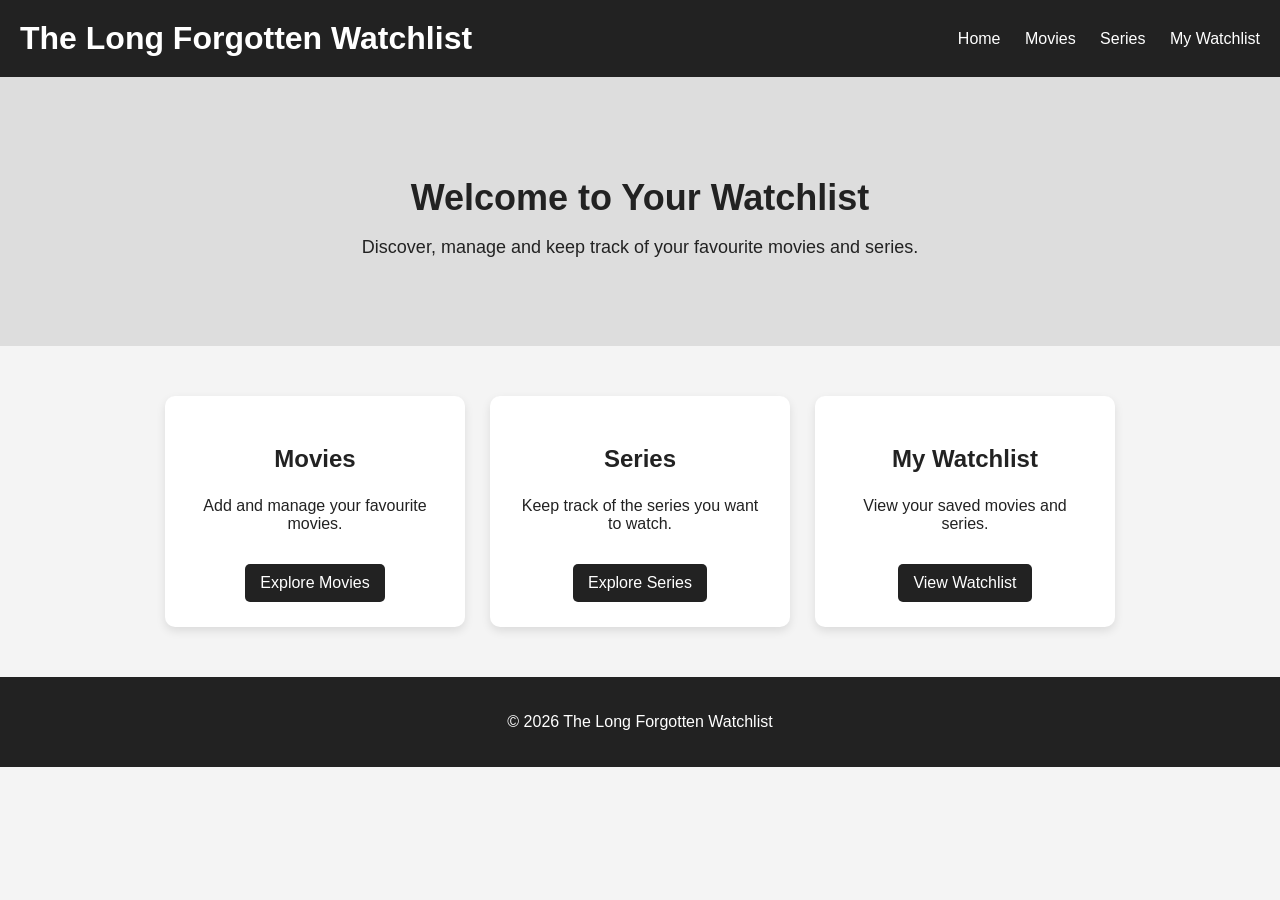
<file: Desktop/New folder (2)/The_Long_Forgotten_WAtchlist/The Long forgetten watchlist/src/main/webapp/index.html>
<!DOCTYPE html>
<html>
<head>
	<meta charset="UTF-8">
    <title>The Long Forgotten Watchlist</title>
    <link rel="stylesheet" href="css/style.css">
</head>
<body>

<header>
    <h1>The Long Forgotten Watchlist</h1>
    <nav>
        <a href="index.html">Home</a>
        <a href="movies.html">Movies</a>
        <a href="series.html">Series</a>
        <a href="watchlist.html">My Watchlist</a>
    </nav>
</header>

<section class="hero">
    <h2>Welcome to Your Watchlist</h2>
    <p>Discover, manage and keep track of your favourite movies and series.</p>
</section>

<section class="features">
    <div class="card">
        <h3>Movies</h3>
        <p>Add and manage your favourite movies.</p>
        <a href="movies.html">Explore Movies</a>
    </div>

    <div class="card">
        <h3>Series</h3>
        <p>Keep track of the series you want to watch.</p>
        <a href="series.html">Explore Series</a>
    </div>

    <div class="card">
        <h3>My Watchlist</h3>
        <p>View your saved movies and series.</p>
        <a href="watchlist.html">View Watchlist</a>
    </div>
</section>

<footer>
    <p>© 2026 The Long Forgotten Watchlist</p>
</footer>

</body>
</html>
</file>
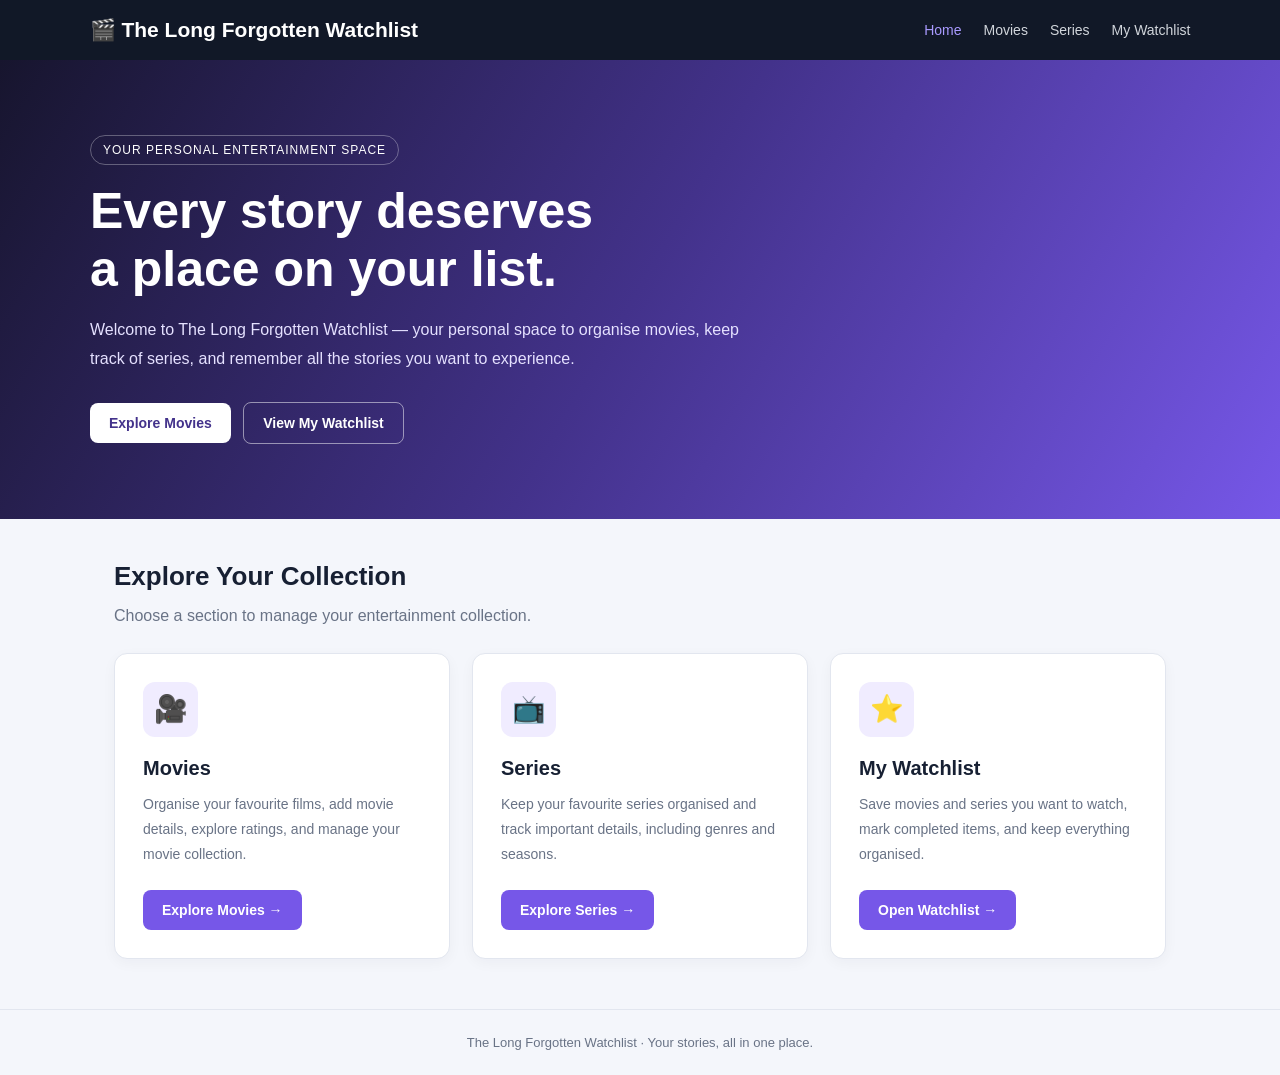
<file: Desktop/New folder (2)/The_Long_Forgotten_WAtchlist/The Long forgetten watchlist/Movies-Series-Managment/src/main/webapp/index.html>
<!DOCTYPE html>
<html lang="en">
<head>
    <meta charset="UTF-8">
    <meta name="viewport" content="width=device-width, initial-scale=1.0">
    <title>The Long Forgotten Watchlist | Home</title>

    <style>
        :root {
            --movie-bg: #f4f6fb;
            --movie-card: #ffffff;
            --movie-text: #172033;
            --movie-muted: #697386;
            --movie-accent: #7657e8;
            --movie-border: #e2e6ef;
        }

        * {
            box-sizing: border-box;
        }

        body {
            margin: 0;
            font-family: Arial, Helvetica, sans-serif;
            background: var(--movie-bg);
            color: var(--movie-text);
        }

        /* Header */
        .site-header {
            background: #111827;
            color: white;
            padding: 18px 7%;
            display: flex;
            align-items: center;
            justify-content: space-between;
            gap: 20px;
            flex-wrap: wrap;
        }

        .brand {
            font-size: 21px;
            font-weight: bold;
        }

        .site-nav {
            display: flex;
            gap: 22px;
            flex-wrap: wrap;
        }

        .site-nav a {
            color: #d1d5db;
            text-decoration: none;
            font-size: 14px;
            transition: color 0.2s;
        }

        .site-nav a:hover,
        .site-nav a.active {
            color: #a99aff;
        }

        /* Welcome banner */
        .home-hero {
            background: linear-gradient(120deg, #17152e, #43328b, #7657e8);
            color: white;
            padding: 75px 7%;
        }

        .hero-content {
            max-width: 1100px;
            margin: auto;
        }

        .hero-label {
            display: inline-block;
            padding: 7px 12px;
            border: 1px solid rgba(255, 255, 255, 0.3);
            border-radius: 20px;
            font-size: 12px;
            letter-spacing: 1px;
            text-transform: uppercase;
            margin-bottom: 18px;
        }

        .home-hero h1 {
            font-size: clamp(34px, 5vw, 50px);
            line-height: 1.15;
            margin: 0 0 18px;
        }

        .home-hero p {
            color: #e5e1ff;
            font-size: 16px;
            line-height: 1.8;
            max-width: 650px;
            margin: 0 0 28px;
        }

        /* Buttons */
        .button {
            display: inline-block;
            padding: 12px 19px;
            border: none;
            border-radius: 8px;
            font-size: 14px;
            font-weight: bold;
            text-decoration: none;
            text-align: center;
            cursor: pointer;
            transition: transform 0.2s, opacity 0.2s;
        }

        .button:hover {
            transform: translateY(-2px);
            opacity: 0.92;
        }

        .button-light {
            background: white;
            color: #43328b;
        }

        .button-hero-outline {
            background: transparent;
            color: white;
            border: 1px solid rgba(255, 255, 255, 0.5);
            margin-left: 8px;
        }

        .button-primary {
            background: var(--movie-accent);
            color: white;
        }

        .button-outline {
            background: transparent;
            color: var(--movie-accent);
            border: 1px solid var(--movie-border);
        }

        /* Main content */
        .page-container {
            max-width: 1100px;
            margin: 42px auto;
            padding: 0 24px;
        }

        .section-heading {
            margin-bottom: 24px;
        }

        .section-heading h2 {
            font-size: 26px;
            margin: 0 0 10px;
        }

        .section-heading p {
            color: var(--movie-muted);
            line-height: 1.7;
            margin: 0;
        }

        /* Navigation cards */
        .feature-grid {
            display: grid;
            grid-template-columns: repeat(3, minmax(0, 1fr));
            gap: 22px;
        }

        .feature-card {
            background: var(--movie-card);
            border: 1px solid var(--movie-border);
            border-radius: 13px;
            padding: 28px;
            box-shadow: 0 4px 14px rgba(23, 32, 51, 0.04);
            display: flex;
            flex-direction: column;
            align-items: flex-start;
            transition: transform 0.2s, box-shadow 0.2s;
        }

        .feature-card:hover {
            transform: translateY(-4px);
            box-shadow: 0 10px 25px rgba(23, 32, 51, 0.08);
        }

        .feature-icon {
            width: 55px;
            height: 55px;
            display: flex;
            align-items: center;
            justify-content: center;
            background: #f0ecff;
            border-radius: 12px;
            font-size: 27px;
            margin-bottom: 20px;
        }

        .feature-card h3 {
            font-size: 20px;
            margin: 0 0 12px;
        }

        .feature-card p {
            color: var(--movie-muted);
            font-size: 14px;
            line-height: 1.8;
            margin: 0 0 23px;
            flex-grow: 1;
        }

        /* Footer */
        .site-footer {
            text-align: center;
            padding: 25px 20px;
            color: var(--movie-muted);
            font-size: 13px;
            border-top: 1px solid var(--movie-border);
            margin-top: 50px;
        }

        @media (max-width: 800px) {
            .feature-grid {
                grid-template-columns: 1fr;
            }

            .site-header {
                padding: 18px 5%;
            }

            .home-hero {
                padding: 55px 5%;
            }

            .feature-card {
                padding: 24px;
            }
        }

        @media (max-width: 560px) {
            .page-container {
                padding: 0 16px;
            }

            .site-nav {
                gap: 14px;
            }

            .brand {
                font-size: 18px;
            }

            .button-hero-outline {
                margin: 12px 0 0;
            }
        }
    </style>
</head>

<body>

    <header class="site-header">
        <div class="brand">🎬 The Long Forgotten Watchlist</div>

        <nav class="site-nav">
            <a href="index.html" class="active">Home</a>
            <a href="movies.html">Movies</a>
            <a href="series.html">Series</a>
            <a href="watchlist.html">My Watchlist</a>
        </nav>
    </header>

    <section class="home-hero">
        <div class="hero-content">
            <span class="hero-label">Your personal entertainment space</span>

            <h1>Every story deserves<br>a place on your list.</h1>

            <p>
                Welcome to The Long Forgotten Watchlist — your personal space
                to organise movies, keep track of series, and remember all the
                stories you want to experience.
            </p>

            <a href="movies.html" class="button button-light">
                Explore Movies
            </a>

            <a href="watchlist.html" class="button button-hero-outline">
                View My Watchlist
            </a>
        </div>
    </section>

    <main class="page-container">

        <section class="section-heading">
            <h2>Explore Your Collection</h2>
            <p>
                Choose a section to manage your entertainment collection.
            </p>
        </section>

        <section class="feature-grid">

            <article class="feature-card">
                <div class="feature-icon">🎥</div>

                <h3>Movies</h3>

                <p>
                    Organise your favourite films, add movie details,
                    explore ratings, and manage your movie collection.
                </p>

                <a href="movies.html" class="button button-primary">
                    Explore Movies →
                </a>
            </article>

            <article class="feature-card">
                <div class="feature-icon">📺</div>

                <h3>Series</h3>

                <p>
                    Keep your favourite series organised and track
                    important details, including genres and seasons.
                </p>

                <a href="series.html" class="button button-primary">
                    Explore Series →
                </a>
            </article>

            <article class="feature-card">
                <div class="feature-icon">⭐</div>

                <h3>My Watchlist</h3>

                <p>
                    Save movies and series you want to watch, mark
                    completed items, and keep everything organised.
                </p>

                <a href="watchlist.html" class="button button-primary">
                    Open Watchlist →
                </a>
            </article>

        </section>

    </main>

    <footer class="site-footer">
        The Long Forgotten Watchlist · Your stories, all in one place.
    </footer>

</body>
</html>
</file>
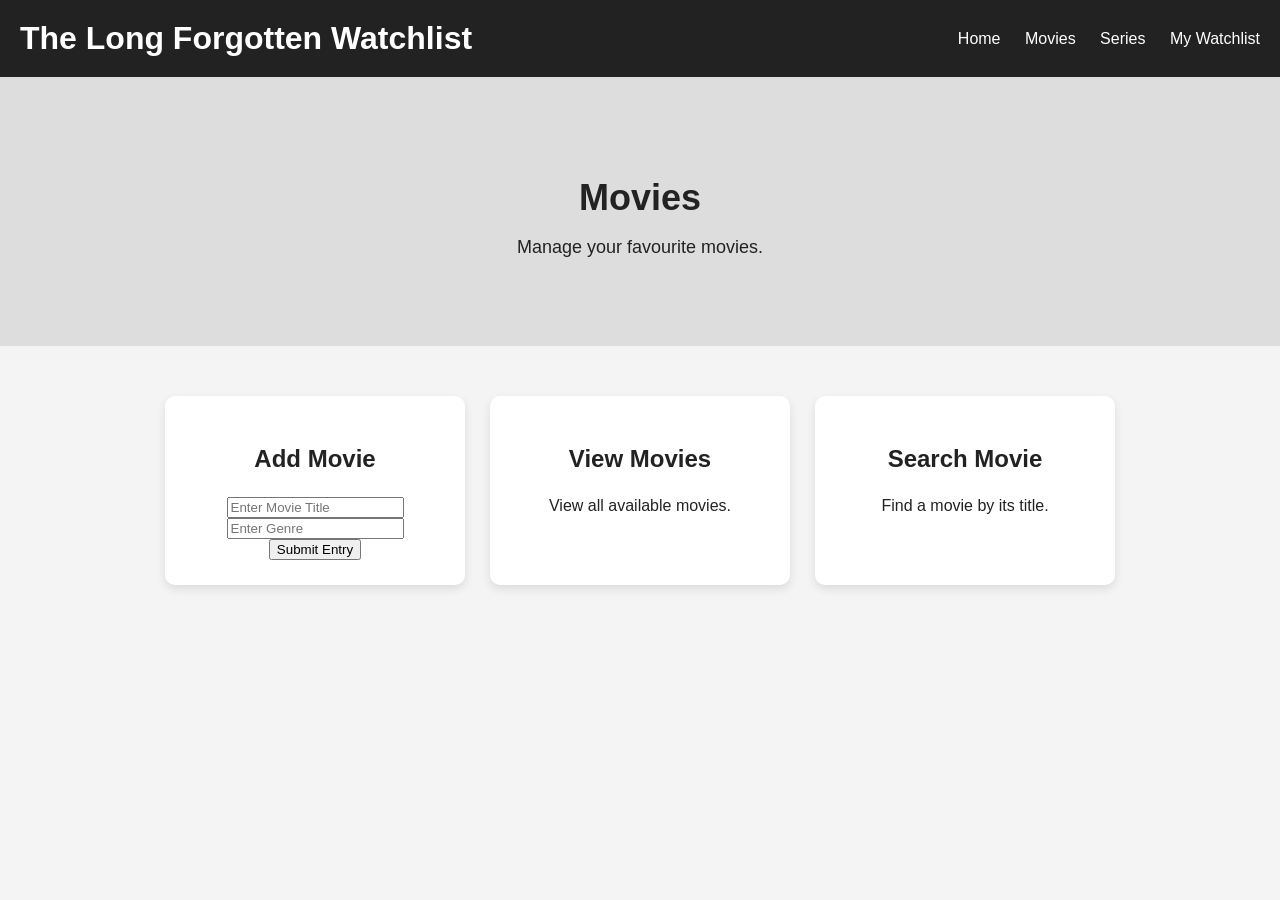
<file: Desktop/New folder (2)/The_Long_Forgotten_WAtchlist/The Long forgetten watchlist/Movies-Series-Managment/movies.html>
<!DOCTYPE html>
<html>
<head>
    <title>Movies - The Long Forgotten Watchlist</title>
    <link rel="stylesheet" href="style.css">
</head>
<body>

<header>
    <h1>The Long Forgotten Watchlist</h1>
    <nav>
        <a href="index.html">Home</a>
        <a href="movies.html">Movies</a>
        <a href="series.html">Series</a>
        <a href="watchlist.html">My Watchlist</a>
    </nav>
</header>

<section class="hero">
    <h2>Movies</h2>
    <p>Manage your favourite movies.</p>
</section>

<section class="features">
    <div class="card">
        <h3>Add Movie</h3>
      <form id="movieForm">
    <input type="text" id="movieTitle" placeholder="Enter Movie Title" required>
    <input type="text" id="movieGenre" placeholder="Enter Genre" required>
    <button type="submit">Submit Entry</button>
</form>
    </div>

    <div class="card">
        <h3>View Movies</h3>
        <p>View all available movies.</p>
    </div>

    <div class="card">
        <h3>Search Movie</h3>
        <p>Find a movie by its title.</p>
    </div>
</section>

</body>
</html>
</file>
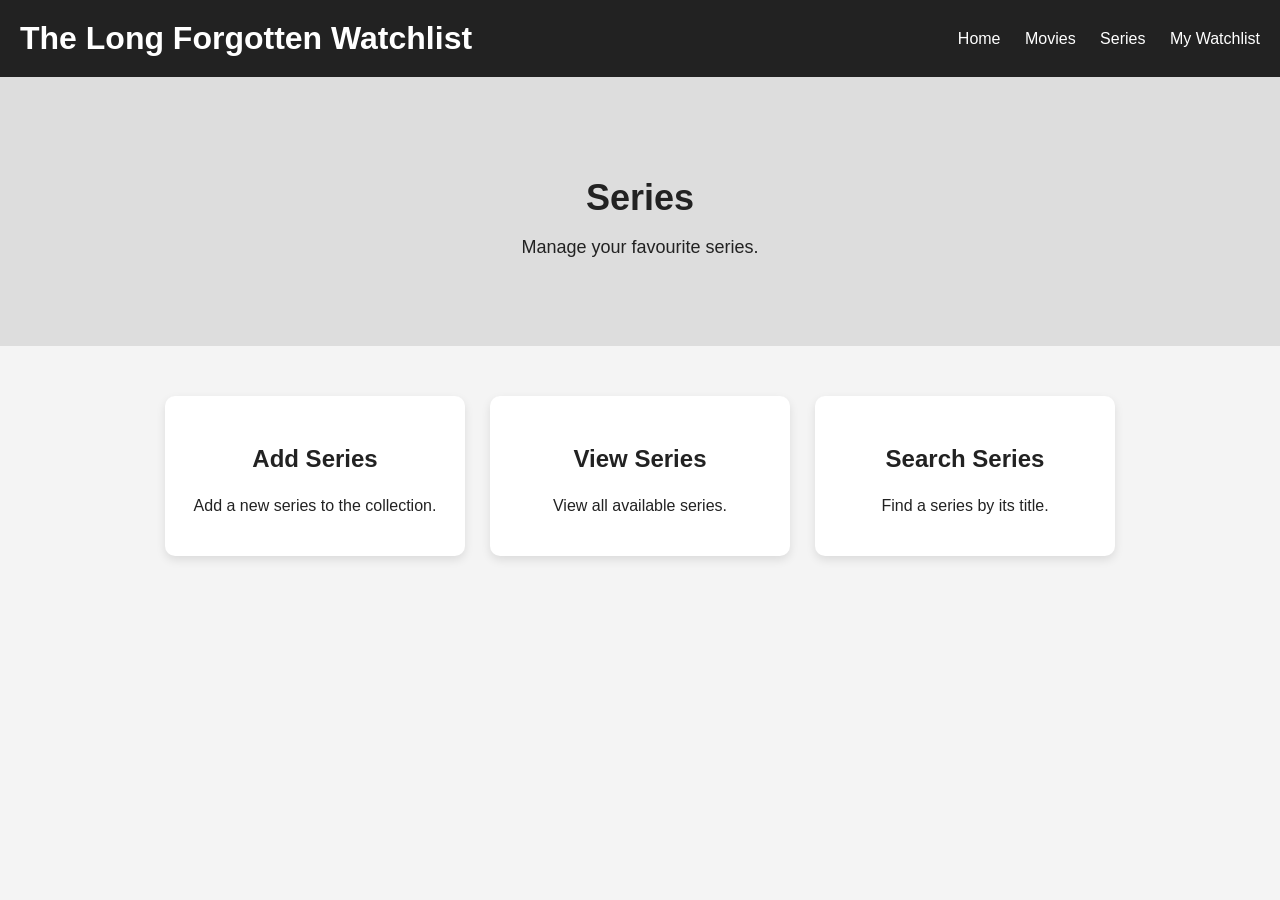
<file: Desktop/New folder (2)/The_Long_Forgotten_WAtchlist/The Long forgetten watchlist/Movies-Series-Managment/series.html>
<!DOCTYPE html>
<html>
<head>
    <title>Series - The Long Forgotten Watchlist</title>
    <link rel="stylesheet" href="style.css">
</head>
<body>

<header>
    <h1>The Long Forgotten Watchlist</h1>
    <nav>
        <a href="index.html">Home</a>
        <a href="movies.html">Movies</a>
        <a href="series.html">Series</a>
        <a href="watchlist.html">My Watchlist</a>
    </nav>
</header>

<section class="hero">
    <h2>Series</h2>
    <p>Manage your favourite series.</p>
</section>

<section class="features">
    <div class="card">
        <h3>Add Series</h3>
        <p>Add a new series to the collection.</p>
    </div>

    <div class="card">
        <h3>View Series</h3>
        <p>View all available series.</p>
    </div>

    <div class="card">
        <h3>Search Series</h3>
        <p>Find a series by its title.</p>
    </div>
</section>

</body>
</html>
</file>
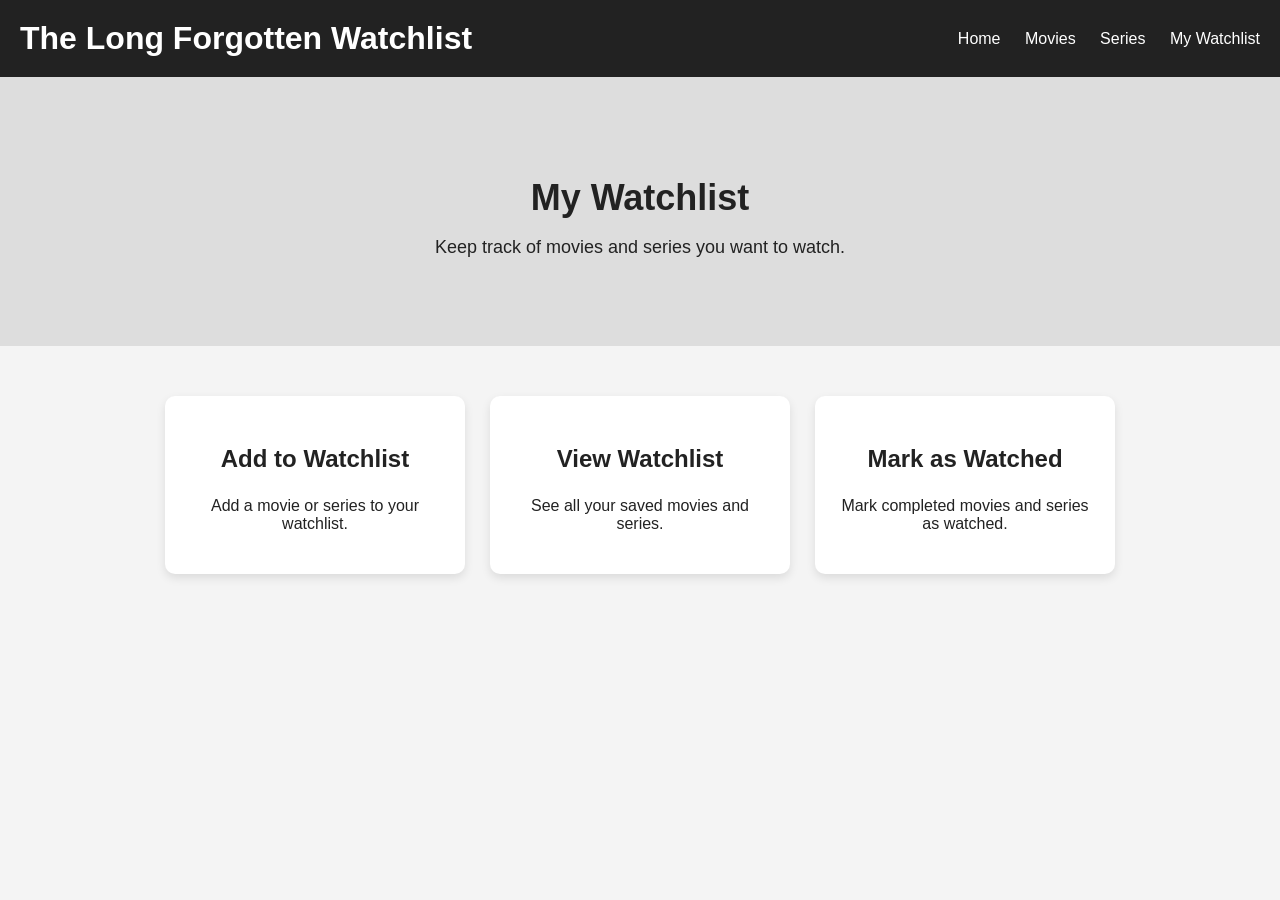
<file: Desktop/New folder (2)/The_Long_Forgotten_WAtchlist/The Long forgetten watchlist/Movies-Series-Managment/watchlist.html>
<!DOCTYPE html>
<html>
<head>
    <title>My Watchlist</title>
    <link rel="stylesheet" href="style.css">
</head>
<body>

<header>
    <h1>The Long Forgotten Watchlist</h1>
    <nav>
        <a href="index.html">Home</a>
        <a href="movies.html">Movies</a>
        <a href="series.html">Series</a>
        <a href="watchlist.html">My Watchlist</a>
    </nav>
</header>

<section class="hero">
    <h2>My Watchlist</h2>
    <p>Keep track of movies and series you want to watch.</p>
</section>

<section class="features">
    <div class="card">
        <h3>Add to Watchlist</h3>
        <p>Add a movie or series to your watchlist.</p>
    </div>

    <div class="card">
        <h3>View Watchlist</h3>
        <p>See all your saved movies and series.</p>
    </div>

    <div class="card">
        <h3>Mark as Watched</h3>
        <p>Mark completed movies and series as watched.</p>
    </div>
</section>

</body>
</html>
</file>
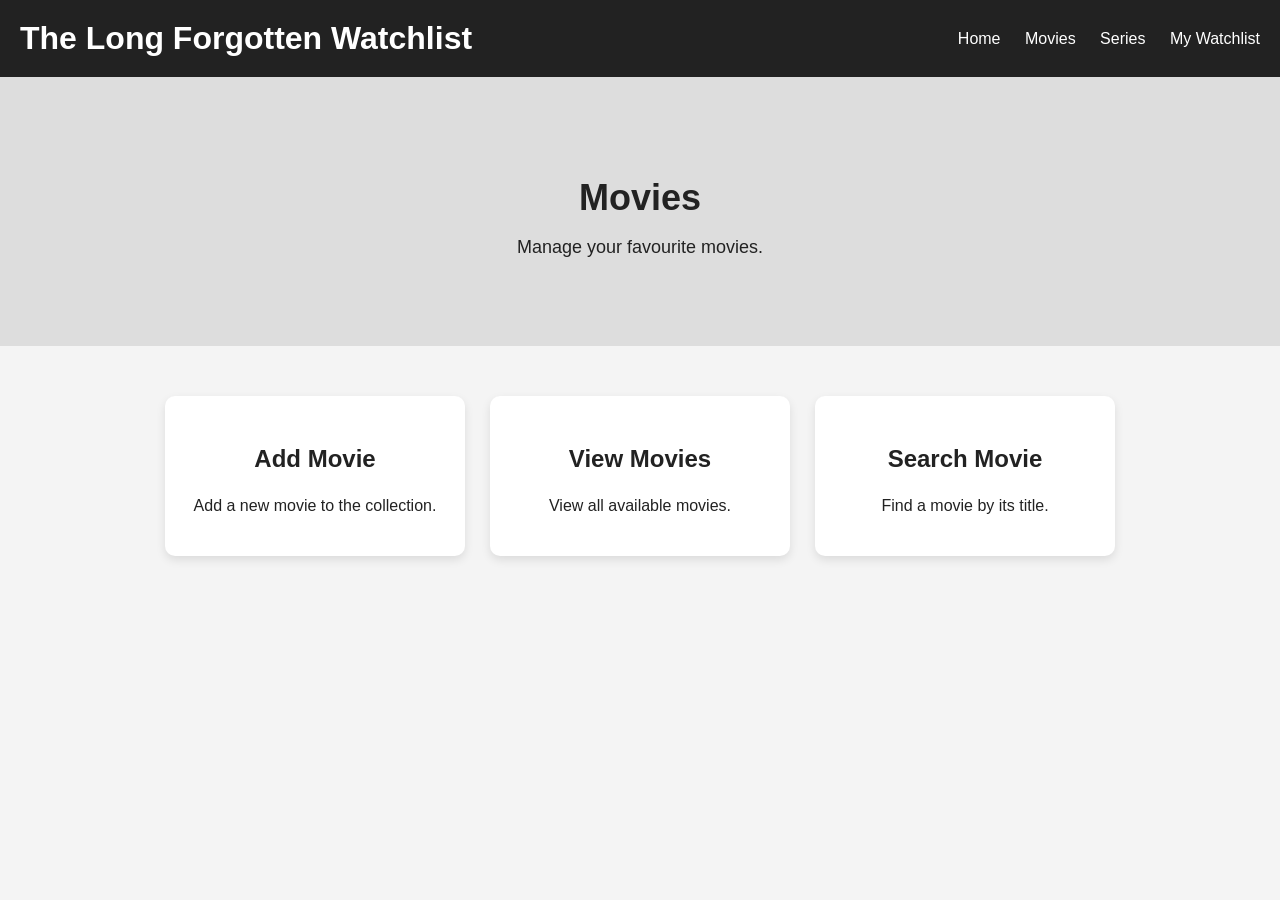
<file: Desktop/New folder (2)/The_Long_Forgotten_WAtchlist/The Long forgetten watchlist/src/main/webapp/movies.html>
<!DOCTYPE html>
<html>
<head>
	<meta charset="UTF-8">
    <title>Movies - The Long Forgotten Watchlist</title>
   <link rel="stylesheet" href="css/style.css">
</head>
<body>

<header>
    <h1>The Long Forgotten Watchlist</h1>
    <nav>
        <a href="index.html">Home</a>
        <a href="movies.html">Movies</a>
        <a href="series.html">Series</a>
        <a href="watchlist.html">My Watchlist</a>
    </nav>
</header>

<section class="hero">
    <h2>Movies</h2>
    <p>Manage your favourite movies.</p>
</section>

<section class="features">
    <div class="card">
        <h3>Add Movie</h3>
        <p>Add a new movie to the collection.</p>
    </div>

    <div class="card">
        <h3>View Movies</h3>
        <p>View all available movies.</p>
    </div>

    <div class="card">
        <h3>Search Movie</h3>
        <p>Find a movie by its title.</p>
    </div>
</section>

</body>
</html>
</file>
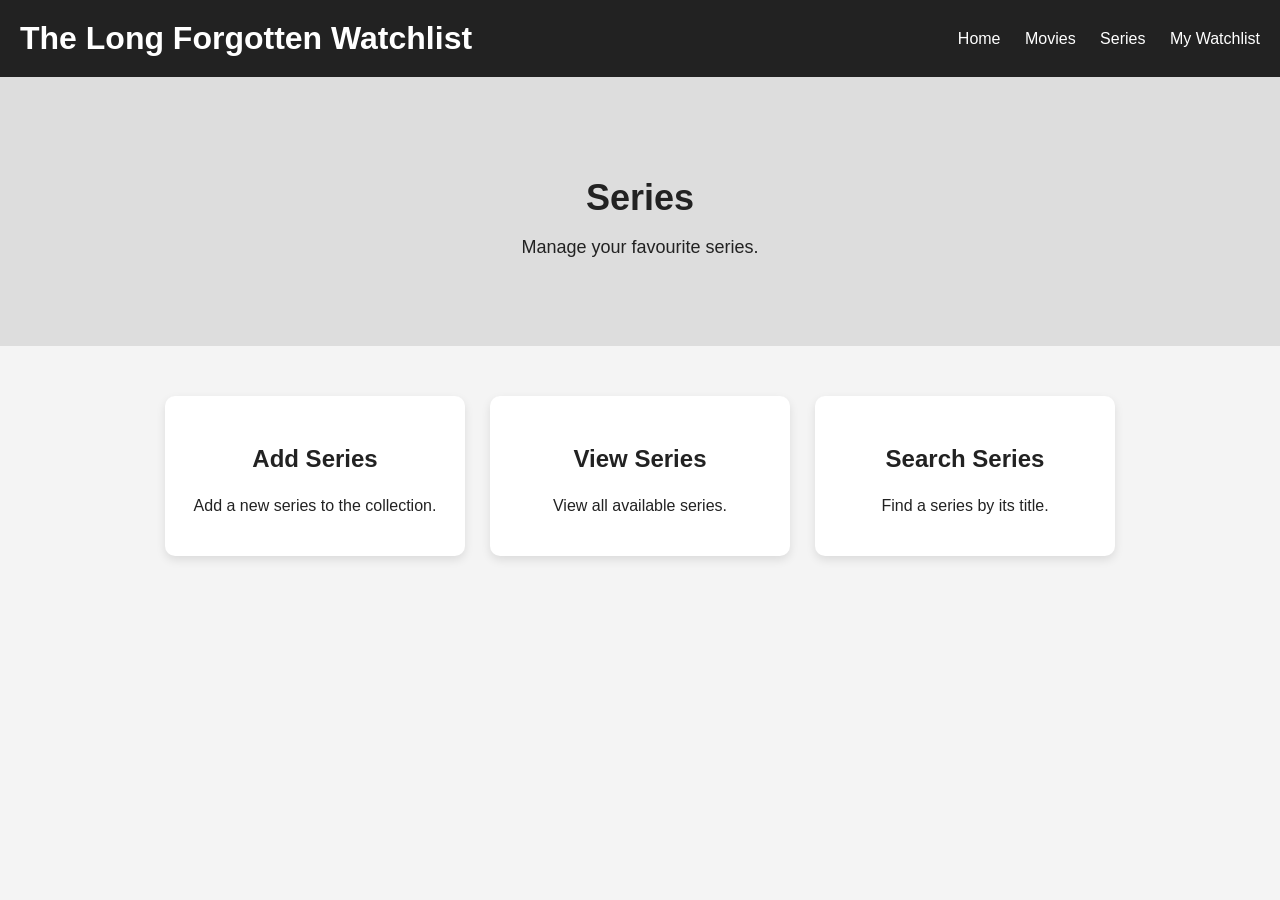
<file: Desktop/New folder (2)/The_Long_Forgotten_WAtchlist/The Long forgetten watchlist/src/main/webapp/series.html>
<!DOCTYPE html>
<html>
<head>
	<meta charset="UTF-8">
    <title>Series - The Long Forgotten Watchlist</title>
   <link rel="stylesheet" href="css/style.css">
</head>
<body>

<header>
    <h1>The Long Forgotten Watchlist</h1>
    <nav>
        <a href="index.html">Home</a>
        <a href="movies.html">Movies</a>
        <a href="series.html">Series</a>
        <a href="watchlist.html">My Watchlist</a>
    </nav>
</header>

<section class="hero">
    <h2>Series</h2>
    <p>Manage your favourite series.</p>
</section>

<section class="features">
    <div class="card">
        <h3>Add Series</h3>
        <p>Add a new series to the collection.</p>
    </div>

    <div class="card">
        <h3>View Series</h3>
        <p>View all available series.</p>
    </div>

    <div class="card">
        <h3>Search Series</h3>
        <p>Find a series by its title.</p>
    </div>
</section>

</body>
</html>
</file>
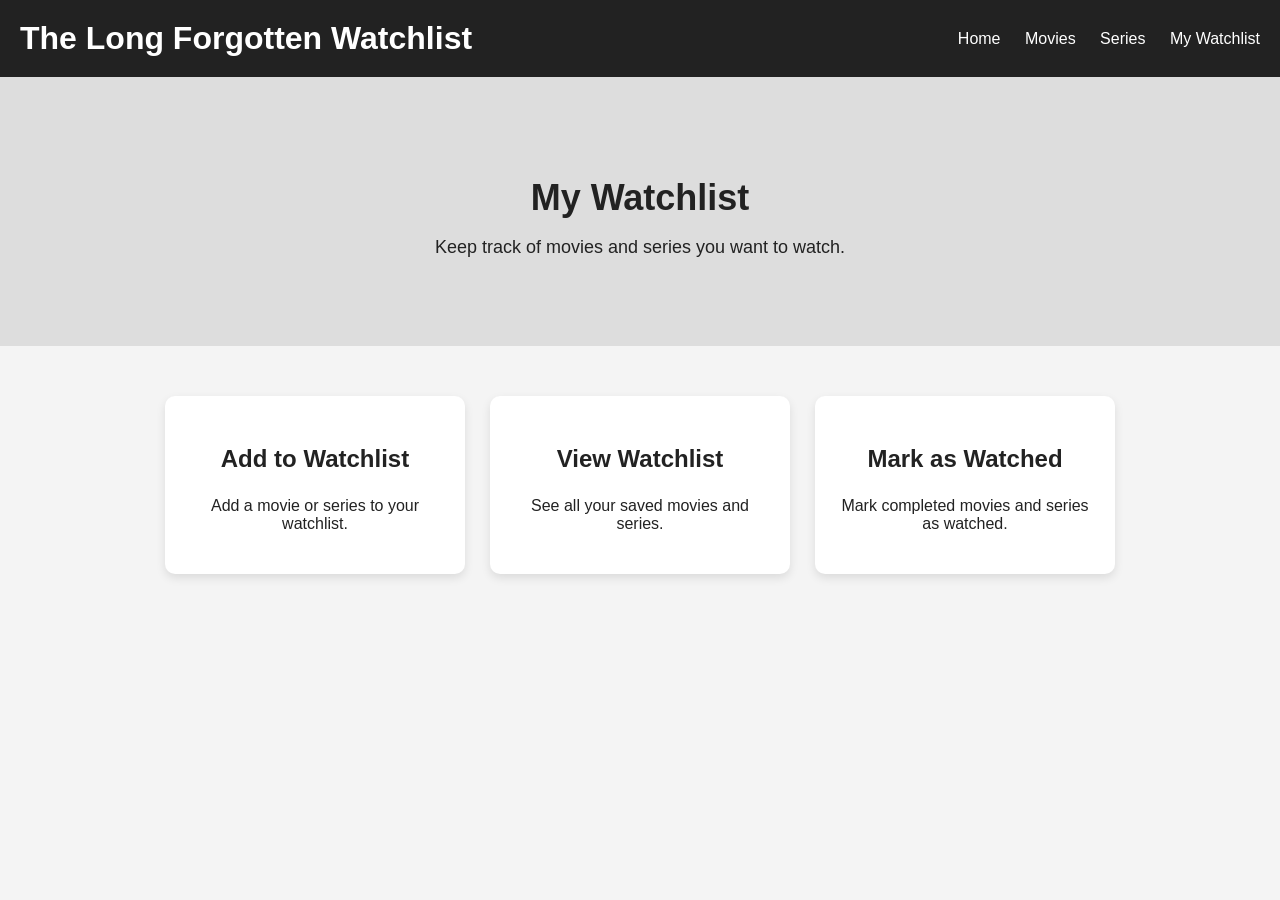
<file: Desktop/New folder (2)/The_Long_Forgotten_WAtchlist/The Long forgetten watchlist/src/main/webapp/watchlist.html>
<!DOCTYPE html>
<html>
<head>
	<meta charset="UTF-8">
    <title>My Watchlist</title>
  <link rel="stylesheet" href="css/style.css">
</head>
<body>

<header>
    <h1>The Long Forgotten Watchlist</h1>
    <nav>
        <a href="index.html">Home</a>
        <a href="movies.html">Movies</a>
        <a href="series.html">Series</a>
        <a href="watchlist.html">My Watchlist</a>
    </nav>
</header>

<section class="hero">
    <h2>My Watchlist</h2>
    <p>Keep track of movies and series you want to watch.</p>
</section>

<section class="features">
    <div class="card">
        <h3>Add to Watchlist</h3>
        <p>Add a movie or series to your watchlist.</p>
    </div>

    <div class="card">
        <h3>View Watchlist</h3>
        <p>See all your saved movies and series.</p>
    </div>

    <div class="card">
        <h3>Mark as Watched</h3>
        <p>Mark completed movies and series as watched.</p>
    </div>
</section>

</body>
</html>
</file>
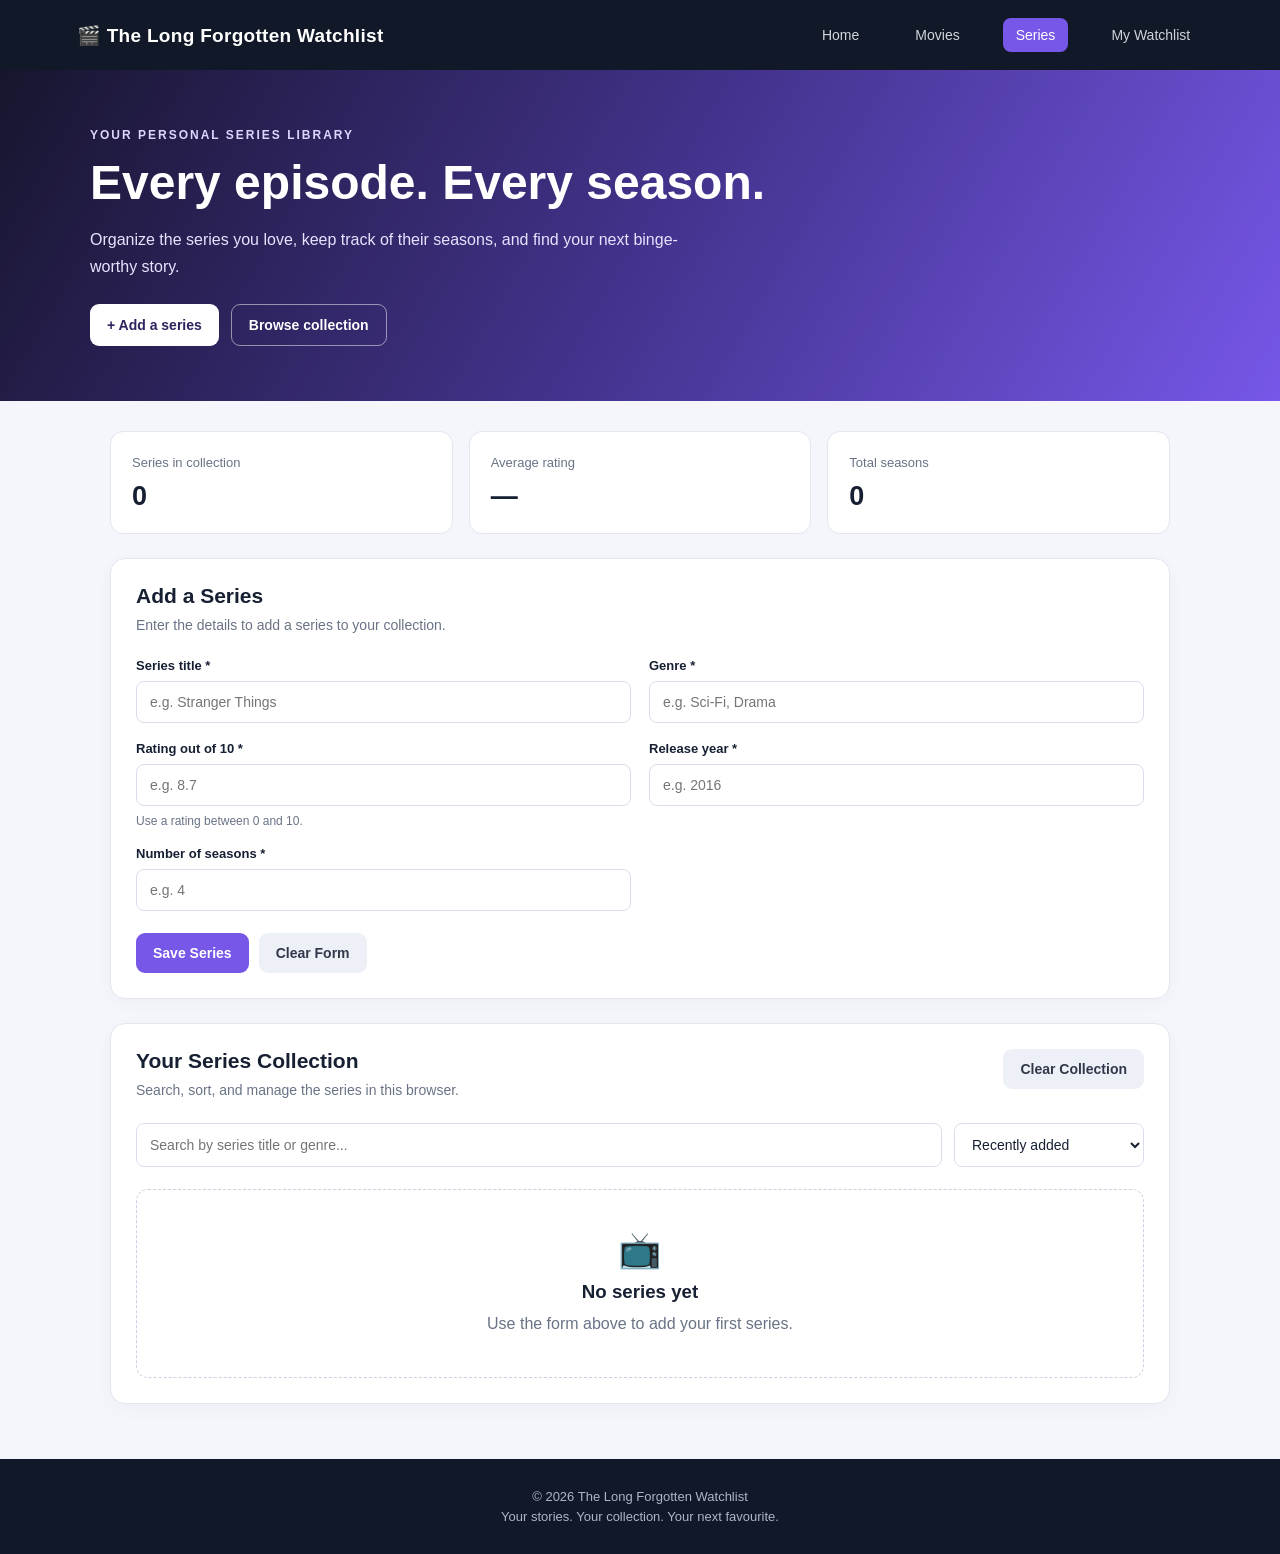
<file: Desktop/New folder (2)/The_Long_Forgotten_WAtchlist/The Long forgetten watchlist/Movies-Series-Managment/src/main/webapp/series.html>
<!DOCTYPE html>
<html lang="en">
<head>
    <meta charset="UTF-8">
    <meta name="viewport" content="width=device-width, initial-scale=1.0">
    <meta name="theme-color" content="#111827">

    <title>Series | The Long Forgotten Watchlist</title>

    <link rel="stylesheet" href="css/style.css">

    <style>
        :root {
            --movie-bg: #f4f6fb;
            --movie-card: #ffffff;
            --movie-text: #172033;
            --movie-muted: #697386;
            --movie-accent: #7657e8;
            --movie-border: #e2e6ef;
            --movie-danger: #d83b50;
        }

        * { box-sizing: border-box; }

        body {
            margin: 0;
            background: var(--movie-bg);
            color: var(--movie-text);
            font-family: Arial, Helvetica, sans-serif;
        }

        a { color: inherit; text-decoration: none; }

        .site-header {
            background: #111827;
            color: #fff;
            padding: 18px 6%;
            display: flex;
            align-items: center;
            justify-content: space-between;
            gap: 20px;
            flex-wrap: wrap;
        }

        .brand {
            font-size: 19px;
            font-weight: 800;
            letter-spacing: .3px;
        }

        .site-nav {
            display: flex;
            align-items: center;
            flex-wrap: wrap;
            gap: 10px;
        }

        .site-nav a {
            padding: 9px 13px;
            border-radius: 8px;
            color: #d1d5db;
            font-size: 14px;
        }

        .site-nav a:hover,
        .site-nav a.active {
            background: #7657e8;
            color: #fff;
        }

        .movie-hero {
            padding: 55px 6%;
            color: #fff;
            background: linear-gradient(120deg, #17152e, #43328b, #7657e8);
        }

        .hero-content {
            max-width: 1100px;
            margin: auto;
        }

        .hero-label {
            color: #ded5ff;
            font-size: 12px;
            font-weight: bold;
            letter-spacing: 2px;
            text-transform: uppercase;
        }

        .movie-hero h1 {
            margin: 12px 0;
            font-size: clamp(32px, 5vw, 48px);
        }

        .movie-hero p {
            max-width: 600px;
            color: #e7e3ff;
            line-height: 1.7;
        }

        .hero-actions {
            display: flex;
            flex-wrap: wrap;
            gap: 12px;
            margin-top: 24px;
        }

        .button {
            border: none;
            border-radius: 9px;
            padding: 12px 17px;
            font-size: 14px;
            font-weight: bold;
            cursor: pointer;
            transition: transform .15s, opacity .15s;
        }

        .button:hover {
            transform: translateY(-1px);
            opacity: .92;
        }

        .button-primary { background: var(--movie-accent); color: #fff; }
        .button-light { background: #fff; color: #30235e; }
        .button-secondary { background: #edf0f7; color: #30384a; }
        .button-danger { background: #fff0f1; color: var(--movie-danger); }
        .button-outline { background: transparent; color: #fff; border: 1px solid #ffffff80; }

        .page-container {
            max-width: 1100px;
            margin: 30px auto 55px;
            padding: 0 20px;
        }

        .stats-grid {
            display: grid;
            grid-template-columns: repeat(3, minmax(0, 1fr));
            gap: 16px;
            margin-bottom: 24px;
        }

        .stat-card {
            background: var(--movie-card);
            padding: 21px;
            border: 1px solid var(--movie-border);
            border-radius: 13px;
        }

        .stat-label { color: var(--movie-muted); font-size: 13px; }

        .stat-value {
            display: block;
            margin-top: 10px;
            font-size: 27px;
            font-weight: 800;
        }

        .panel {
            background: var(--movie-card);
            border: 1px solid var(--movie-border);
            border-radius: 15px;
            padding: 25px;
            margin-bottom: 24px;
            box-shadow: 0 5px 20px #17203308;
        }

        .panel-heading {
            display: flex;
            align-items: flex-start;
            justify-content: space-between;
            flex-wrap: wrap;
            gap: 12px;
            margin-bottom: 22px;
        }

        .panel-heading h2 { margin: 0 0 7px; font-size: 21px; }

        .panel-heading p {
            margin: 0;
            color: var(--movie-muted);
            font-size: 14px;
            line-height: 1.5;
        }

        .form-grid {
            display: grid;
            grid-template-columns: repeat(2, minmax(0, 1fr));
            gap: 18px;
        }

        .form-field {
            display: flex;
            flex-direction: column;
            gap: 8px;
        }

        .form-field label { font-size: 13px; font-weight: bold; }

        .form-field input,
        .toolbar input,
        .toolbar select {
            width: 100%;
            min-width: 0;
            padding: 12px 13px;
            border: 1px solid #d9deea;
            border-radius: 8px;
            background: #fff;
            color: var(--movie-text);
            font: inherit;
            font-size: 14px;
        }

        .form-field input:focus,
        .toolbar input:focus,
        .toolbar select:focus {
            outline: 2px solid #7657e855;
            border-color: var(--movie-accent);
        }

        .form-field small { color: var(--movie-muted); font-size: 12px; }

        .form-actions {
            display: flex;
            flex-wrap: wrap;
            gap: 10px;
            margin-top: 22px;
        }

        .toolbar {
            display: grid;
            grid-template-columns: minmax(180px, 1fr) minmax(140px, 190px);
            gap: 12px;
            margin-bottom: 22px;
        }

        .movie-grid {
            display: grid;
            grid-template-columns: repeat(3, minmax(0, 1fr));
            gap: 17px;
        }

        .movie-card {
            min-width: 0;
            padding: 19px;
            border: 1px solid var(--movie-border);
            border-radius: 12px;
            background: #fff;
            display: flex;
            flex-direction: column;
            gap: 13px;
        }

        .movie-card-top {
            display: flex;
            align-items: flex-start;
            justify-content: space-between;
            gap: 10px;
        }

        .movie-icon {
            display: grid;
            place-items: center;
            width: 43px;
            height: 43px;
            border-radius: 10px;
            background: #eee9ff;
            font-size: 22px;
        }

        .rating {
            padding: 6px 9px;
            background: #fff4d6;
            color: #835b00;
            border-radius: 7px;
            font-size: 12px;
            font-weight: bold;
            white-space: nowrap;
        }

        .movie-card h3 {
            margin: 0;
            overflow-wrap: anywhere;
            font-size: 18px;
        }

        .genre-tag {
            display: inline-block;
            align-self: flex-start;
            padding: 6px 9px;
            background: #f0edff;
            color: #5940b0;
            border-radius: 20px;
            font-size: 12px;
        }

        .movie-details {
            display: grid;
            gap: 8px;
            color: var(--movie-muted);
            font-size: 13px;
        }

        .movie-details span {
            display: flex;
            justify-content: space-between;
            gap: 12px;
        }

        .movie-details strong { color: #30384a; text-align: right; }

        .movie-card-actions {
            display: flex;
            gap: 8px;
            flex-wrap: wrap;
            margin-top: auto;
            padding-top: 7px;
        }

        .movie-card-actions .button {
            flex: 1;
            padding: 10px;
            font-size: 12px;
        }

        .empty-state {
            grid-column: 1 / -1;
            text-align: center;
            padding: 40px 18px;
            border: 1px dashed #cbd1df;
            border-radius: 12px;
            color: var(--movie-muted);
        }

        .empty-state .empty-icon {
            display: block;
            margin-bottom: 10px;
            font-size: 35px;
        }

        .empty-state h3 { margin: 0 0 8px; color: var(--movie-text); }
        .empty-state p { margin: 0; line-height: 1.6; }

        .notice {
            display: none;
            padding: 13px 15px;
            margin-bottom: 20px;
            border-radius: 9px;
            font-size: 14px;
            line-height: 1.5;
        }

        .notice.visible { display: block; }
        .notice.success { background: #e8f8ef; color: #17663a; }
        .notice.error { background: #fff0f1; color: #a12636; }
        .notice.info { background: #edf2ff; color: #334c9b; }

        .site-footer {
            background: #111827;
            color: #aeb6c6;
            padding: 25px 20px;
            text-align: center;
            font-size: 13px;
        }

        .site-footer p { margin: 5px 0; }

        @media (max-width: 800px) {
            .movie-grid { grid-template-columns: repeat(2, minmax(0, 1fr)); }
            .site-header { padding: 16px 20px; }
        }

        @media (max-width: 560px) {
            .stats-grid, .form-grid, .movie-grid, .toolbar {
                grid-template-columns: 1fr;
            }

            .panel { padding: 18px; }
            .movie-hero { padding: 38px 20px; }
            .page-container { padding: 0 13px; }
        }
    </style>
</head>

<body>

<header class="site-header">
    <a class="brand" href="index.html">🎬 The Long Forgotten Watchlist</a>

    <nav class="site-nav" aria-label="Main navigation">
        <a href="index.html">Home</a>
        <a href="movies.html">Movies</a>
        <a class="active" href="series.html">Series</a>
        <a href="watchlist.html">My Watchlist</a>
    </nav>
</header>

<section class="movie-hero">
    <div class="hero-content">
        <span class="hero-label">Your personal series library</span>
        <h1>Every episode. Every season.</h1>
        <p>
            Organize the series you love, keep track of their seasons,
            and find your next binge-worthy story.
        </p>

        <div class="hero-actions">
            <button class="button button-light" id="addSeriesShortcut" type="button">
                + Add a series
            </button>
            <button class="button button-outline" id="browseShortcut" type="button">
                Browse collection
            </button>
        </div>
    </div>
</section>

<main class="page-container">

    <div id="message" class="notice" role="status" aria-live="polite"></div>

    <section class="stats-grid" aria-label="Series statistics">
        <div class="stat-card">
            <span class="stat-label">Series in collection</span>
            <span class="stat-value" id="totalSeries">0</span>
        </div>

        <div class="stat-card">
            <span class="stat-label">Average rating</span>
            <span class="stat-value" id="averageRating">—</span>
        </div>

        <div class="stat-card">
            <span class="stat-label">Total seasons</span>
            <span class="stat-value" id="totalSeasons">0</span>
        </div>
    </section>

    <section class="panel" id="add-section">
        <div class="panel-heading">
            <div>
                <h2>Add a Series</h2>
                <p>Enter the details to add a series to your collection.</p>
            </div>
        </div>

        <form id="seriesForm">
            <div class="form-grid">

                <div class="form-field">
                    <label for="seriesTitle">Series title *</label>
                    <input id="seriesTitle" type="text" maxlength="150"
                           placeholder="e.g. Stranger Things" required>
                </div>

                <div class="form-field">
                    <label for="seriesGenre">Genre *</label>
                    <input id="seriesGenre" type="text" maxlength="80"
                           placeholder="e.g. Sci-Fi, Drama" required>
                </div>

                <div class="form-field">
                    <label for="seriesRating">Rating out of 10 *</label>
                    <input id="seriesRating" type="number" min="0" max="10"
                           step="0.1" placeholder="e.g. 8.7" required>
                    <small>Use a rating between 0 and 10.</small>
                </div>

                <div class="form-field">
                    <label for="seriesYear">Release year *</label>
                    <input id="seriesYear" type="number" min="1900"
                           max="2100" step="1" placeholder="e.g. 2016" required>
                </div>

                <div class="form-field">
                    <label for="seriesSeasons">Number of seasons *</label>
                    <input id="seriesSeasons" type="number" min="1"
                           max="100" step="1" placeholder="e.g. 4" required>
                </div>

            </div>

            <div class="form-actions">
                <button class="button button-primary" type="submit">
                    Save Series
                </button>
                <button class="button button-secondary" type="reset">
                    Clear Form
                </button>
            </div>
        </form>
    </section>

    <section class="panel" id="collection-section">
        <div class="panel-heading">
            <div>
                <h2>Your Series Collection</h2>
                <p>Search, sort, and manage the series in this browser.</p>
            </div>

            <button class="button button-secondary" id="clearCollection" type="button">
                Clear Collection
            </button>
        </div>

        <div class="toolbar">
            <input id="searchInput" type="search"
                   placeholder="Search by series title or genre..."
                   aria-label="Search series">

            <select id="sortSelect" aria-label="Sort series">
                <option value="newest">Recently added</option>
                <option value="title">Title: A to Z</option>
                <option value="rating">Highest rating</option>
                <option value="year">Newest release year</option>
                <option value="seasons">Most seasons</option>
            </select>
        </div>

        <div id="seriesList" class="movie-grid"></div>
    </section>

</main>

<footer class="site-footer">
    <p>© 2026 The Long Forgotten Watchlist</p>
    <p>Your stories. Your collection. Your next favourite.</p>
</footer>

<script>
    // FRONTEND DEMO ONLY: data is saved in this browser, not Oracle.

    const STORAGE_KEY = "longForgottenWatchlistSeries";

    const seriesForm = document.getElementById("seriesForm");
    const seriesList = document.getElementById("seriesList");
    const message = document.getElementById("message");
    const searchInput = document.getElementById("searchInput");
    const sortSelect = document.getElementById("sortSelect");

    let seriesCollection = loadSeries();

    function loadSeries() {
        try {
            const stored = localStorage.getItem(STORAGE_KEY);
            const parsed = stored ? JSON.parse(stored) : [];
            return Array.isArray(parsed) ? parsed : [];
        } catch (error) {
            return [];
        }
    }

    function saveSeries() {
        try {
            localStorage.setItem(STORAGE_KEY, JSON.stringify(seriesCollection));
            return true;
        } catch (error) {
            showMessage("Unable to save data in this browser.", "error");
            return false;
        }
    }

    function showMessage(text, type) {
        message.textContent = text;
        message.className = "notice visible " + type;

        clearTimeout(showMessage.timer);
        showMessage.timer = setTimeout(function () {
            message.classList.remove("visible");
        }, 4500);
    }

    function escapeHTML(value) {
        return String(value).replace(/[&<>"']/g, function (character) {
            return {
                "&": "&amp;",
                "<": "&lt;",
                ">": "&gt;",
                '"': "&quot;",
                "'": "&#39;"
            }[character];
        });
    }

    function updateStatistics() {
        document.getElementById("totalSeries").textContent =
            seriesCollection.length;

        if (seriesCollection.length === 0) {
            document.getElementById("averageRating").textContent = "—";
            document.getElementById("totalSeasons").textContent = "0";
            return;
        }

        const average = seriesCollection.reduce(function (total, series) {
            return total + Number(series.rating);
        }, 0) / seriesCollection.length;

        const seasons = seriesCollection.reduce(function (total, series) {
            return total + Number(series.seasons);
        }, 0);

        document.getElementById("averageRating").textContent =
            average.toFixed(1) + "/10";

        document.getElementById("totalSeasons").textContent = seasons;
    }

    function renderSeries() {
        const query = searchInput.value.trim().toLowerCase();
        const sortBy = sortSelect.value;

        let filtered = seriesCollection.filter(function (series) {
            return series.title.toLowerCase().includes(query)
                || series.genre.toLowerCase().includes(query);
        });

        if (sortBy === "title") {
            filtered.sort((a, b) => a.title.localeCompare(b.title));
        } else if (sortBy === "rating") {
            filtered.sort((a, b) => Number(b.rating) - Number(a.rating));
        } else if (sortBy === "year") {
            filtered.sort((a, b) => Number(b.releaseYear) - Number(a.releaseYear));
        } else if (sortBy === "seasons") {
            filtered.sort((a, b) => Number(b.seasons) - Number(a.seasons));
        } else {
            filtered.sort((a, b) => Number(b.id) - Number(a.id));
        }

        updateStatistics();

        if (filtered.length === 0) {
            seriesList.innerHTML = `
                <div class="empty-state">
                    <span class="empty-icon">📺</span>
                    <h3>${query ? "No matching series" : "No series yet"}</h3>
                    <p>${query
                        ? "Try another title or genre."
                        : "Use the form above to add your first series."}</p>
                </div>
            `;
            return;
        }

        seriesList.innerHTML = filtered.map(function (series) {
            return `
                <article class="movie-card">
                    <div class="movie-card-top">
                        <div class="movie-icon" aria-hidden="true">📺</div>
                        <span class="rating">
                            ★ ${Number(series.rating).toFixed(1)}/10
                        </span>
                    </div>

                    <h3>${escapeHTML(series.title)}</h3>

                    <span class="genre-tag">${escapeHTML(series.genre)}</span>

                    <div class="movie-details">
                        <span>
                            Release year
                            <strong>${Number(series.releaseYear)}</strong>
                        </span>
                        <span>
                            Seasons
                            <strong>${Number(series.seasons)}</strong>
                        </span>
                    </div>

                    <div class="movie-card-actions">
                        <button class="button button-danger"
                                type="button"
                                data-delete-id="${Number(series.id)}">
                            Delete
                        </button>
                    </div>
                </article>
            `;
        }).join("");
    }

    seriesForm.addEventListener("submit", function (event) {
        event.preventDefault();

        const title = document.getElementById("seriesTitle").value.trim();
        const genre = document.getElementById("seriesGenre").value.trim();
        const rating = Number(document.getElementById("seriesRating").value);
        const releaseYear = Number(document.getElementById("seriesYear").value);
        const seasons = Number(document.getElementById("seriesSeasons").value);

        const currentYear = new Date().getFullYear();

        if (!title || !genre) {
            showMessage("Please enter both a series title and genre.", "error");
            return;
        }

        if (!Number.isFinite(rating) || rating < 0 || rating > 10) {
            showMessage("Rating must be between 0 and 10.", "error");
            return;
        }

        if (!Number.isInteger(releaseYear) ||
            releaseYear < 1900 || releaseYear > currentYear) {
            showMessage("Enter a valid release year.", "error");
            return;
        }

        if (!Number.isInteger(seasons) || seasons < 1 || seasons > 100) {
            showMessage("Seasons must be a whole number between 1 and 100.", "error");
            return;
        }

        const duplicate = seriesCollection.some(function (series) {
            return series.title.toLowerCase() === title.toLowerCase()
                && Number(series.releaseYear) === releaseYear;
        });

        if (duplicate) {
            showMessage("This series is already in your collection.", "error");
            return;
        }

        const nextId = seriesCollection.reduce(function (maxId, series) {
            return Math.max(maxId, Number(series.id) || 0);
        }, 0) + 1;

        seriesCollection.push({
            id: nextId,
            title: title,
            genre: genre,
            rating: rating,
            releaseYear: releaseYear,
            seasons: seasons
        });

        if (!saveSeries()) {
            seriesCollection.pop();
            return;
        }

        seriesForm.reset();
        renderSeries();

        showMessage(
            "Series added to your browser collection. It has not been saved to Oracle.",
            "success"
        );
    });

    seriesList.addEventListener("click", function (event) {
        const deleteButton = event.target.closest("[data-delete-id]");

        if (!deleteButton) return;

        const id = Number(deleteButton.dataset.deleteId);
        const series = seriesCollection.find(item => Number(item.id) === id);

        if (!series) return;

        if (!confirm('Delete "' + series.title + '" from this browser?')) {
            return;
        }

        const previousCollection = seriesCollection;
        seriesCollection = seriesCollection.filter(item => Number(item.id) !== id);

        if (!saveSeries()) {
            seriesCollection = previousCollection;
            return;
        }

        renderSeries();
        showMessage("Series removed from your browser collection.", "success");
    });

    searchInput.addEventListener("input", renderSeries);
    sortSelect.addEventListener("change", renderSeries);

    document.getElementById("clearCollection").addEventListener("click", function () {
        if (seriesCollection.length === 0) {
            showMessage("Your collection is already empty.", "info");
            return;
        }

        if (!confirm("Clear all series stored in this browser? This does not change Oracle.")) {
            return;
        }

        const previousCollection = seriesCollection;
        seriesCollection = [];

        if (!saveSeries()) {
            seriesCollection = previousCollection;
            return;
        }

        renderSeries();
        showMessage("Browser demo collection cleared.", "success");
    });

    document.getElementById("addSeriesShortcut").addEventListener("click", function () {
        document.getElementById("add-section").scrollIntoView({ behavior: "smooth" });
        document.getElementById("seriesTitle").focus({ preventScroll: true });
    });

    document.getElementById("browseShortcut").addEventListener("click", function () {
        document.getElementById("collection-section").scrollIntoView({ behavior: "smooth" });
    });

    renderSeries();
</script>

</body>
</html>
</file>
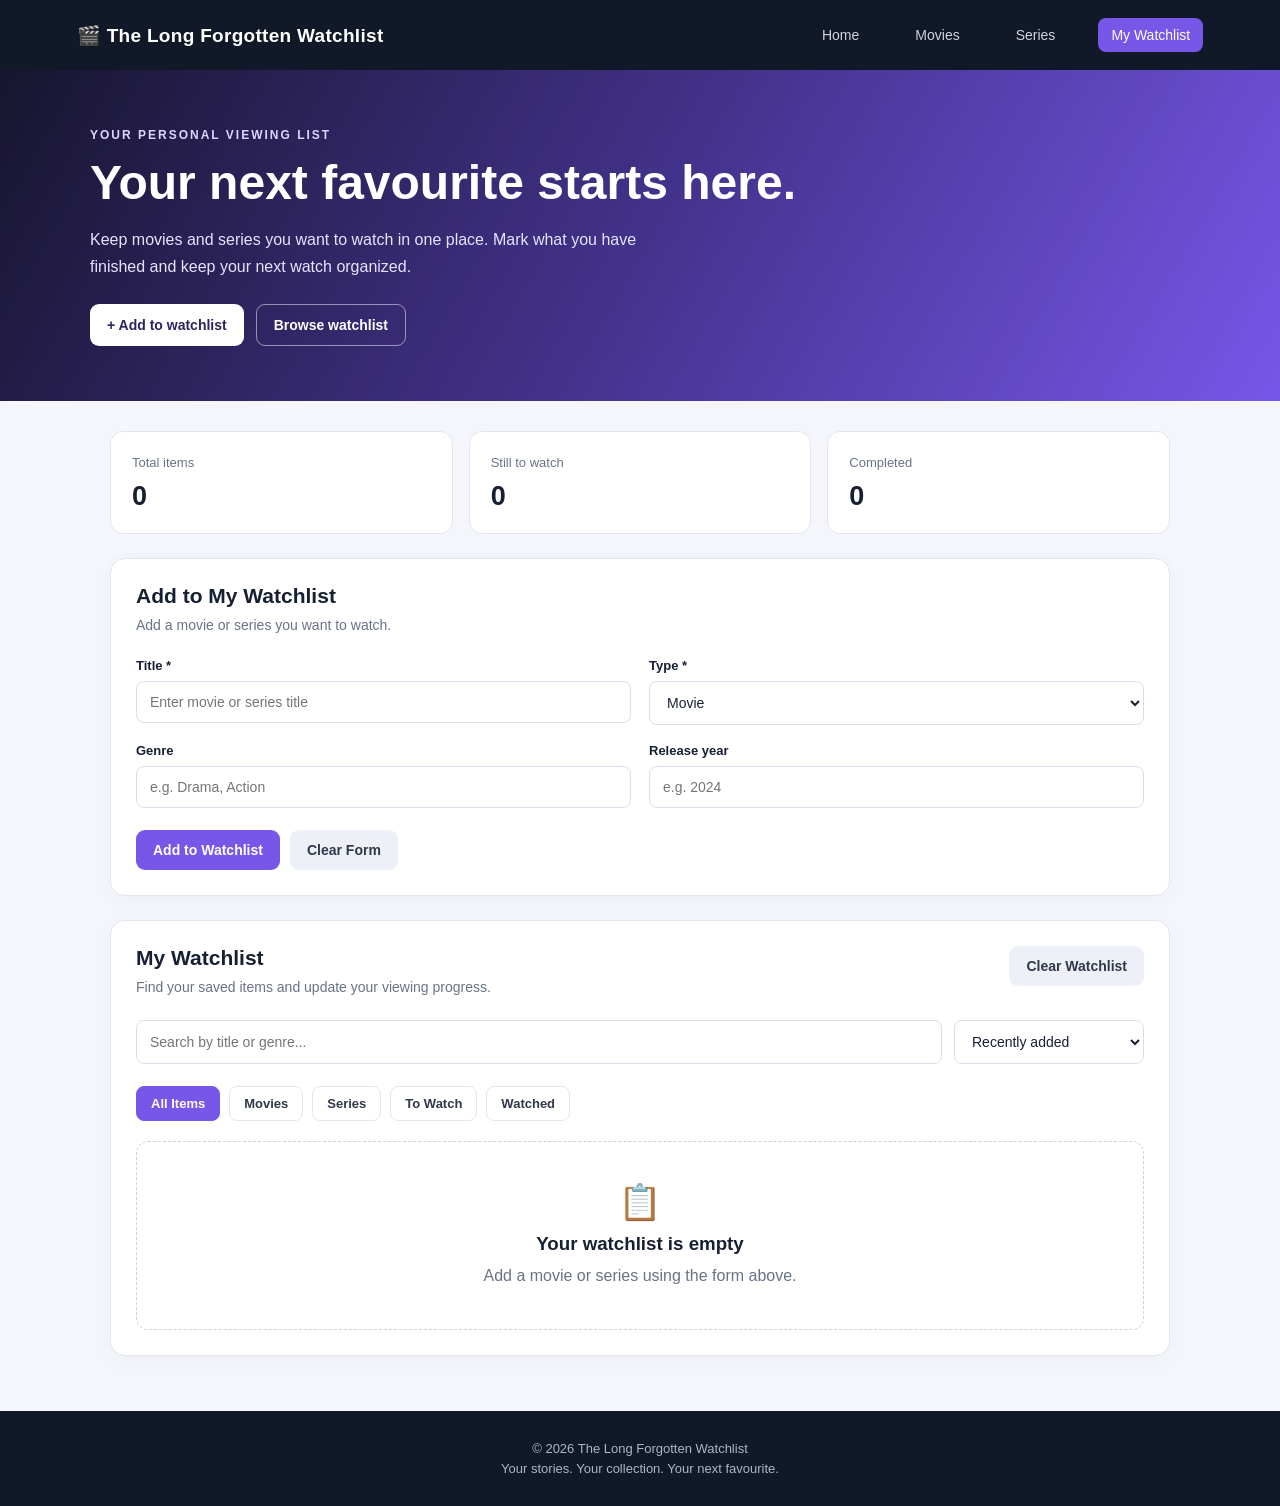
<file: Desktop/New folder (2)/The_Long_Forgotten_WAtchlist/The Long forgetten watchlist/Movies-Series-Managment/src/main/webapp/watchlist.html>
<!DOCTYPE html>
<html lang="en">
<head>
    <meta charset="UTF-8">
    <meta name="viewport" content="width=device-width, initial-scale=1.0">
    <meta name="theme-color" content="#111827">

    <title>My Watchlist | The Long Forgotten Watchlist</title>

    <link rel="stylesheet" href="css/style.css">

    <style>
        :root {
            --movie-bg: #f4f6fb;
            --movie-card: #ffffff;
            --movie-text: #172033;
            --movie-muted: #697386;
            --movie-accent: #7657e8;
            --movie-border: #e2e6ef;
            --movie-danger: #d83b50;
        }

        * { box-sizing: border-box; }

        body {
            margin: 0;
            background: var(--movie-bg);
            color: var(--movie-text);
            font-family: Arial, Helvetica, sans-serif;
        }

        a { color: inherit; text-decoration: none; }

        .site-header {
            background: #111827;
            color: #fff;
            padding: 18px 6%;
            display: flex;
            align-items: center;
            justify-content: space-between;
            gap: 20px;
            flex-wrap: wrap;
        }

        .brand {
            font-size: 19px;
            font-weight: 800;
            letter-spacing: .3px;
        }

        .site-nav {
            display: flex;
            align-items: center;
            flex-wrap: wrap;
            gap: 10px;
        }

        .site-nav a {
            padding: 9px 13px;
            border-radius: 8px;
            color: #d1d5db;
            font-size: 14px;
        }

        .site-nav a:hover,
        .site-nav a.active {
            background: #7657e8;
            color: #fff;
        }

        .movie-hero {
            padding: 55px 6%;
            color: #fff;
            background: linear-gradient(120deg, #17152e, #43328b, #7657e8);
        }

        .hero-content {
            max-width: 1100px;
            margin: auto;
        }

        .hero-label {
            color: #ded5ff;
            font-size: 12px;
            font-weight: bold;
            letter-spacing: 2px;
            text-transform: uppercase;
        }

        .movie-hero h1 {
            margin: 12px 0;
            font-size: clamp(32px, 5vw, 48px);
        }

        .movie-hero p {
            max-width: 600px;
            color: #e7e3ff;
            line-height: 1.7;
        }

        .hero-actions {
            display: flex;
            flex-wrap: wrap;
            gap: 12px;
            margin-top: 24px;
        }

        .button {
            border: none;
            border-radius: 9px;
            padding: 12px 17px;
            font-size: 14px;
            font-weight: bold;
            cursor: pointer;
            transition: transform .15s, opacity .15s;
        }

        .button:hover {
            transform: translateY(-1px);
            opacity: .92;
        }

        .button-primary { background: var(--movie-accent); color: #fff; }
        .button-light { background: #fff; color: #30235e; }
        .button-secondary { background: #edf0f7; color: #30384a; }
        .button-danger { background: #fff0f1; color: var(--movie-danger); }
        .button-outline { background: transparent; color: #fff; border: 1px solid #ffffff80; }

        .page-container {
            max-width: 1100px;
            margin: 30px auto 55px;
            padding: 0 20px;
        }

        .stats-grid {
            display: grid;
            grid-template-columns: repeat(3, minmax(0, 1fr));
            gap: 16px;
            margin-bottom: 24px;
        }

        .stat-card {
            background: var(--movie-card);
            padding: 21px;
            border: 1px solid var(--movie-border);
            border-radius: 13px;
        }

        .stat-label { color: var(--movie-muted); font-size: 13px; }

        .stat-value {
            display: block;
            margin-top: 10px;
            font-size: 27px;
            font-weight: 800;
        }

        .panel {
            background: var(--movie-card);
            border: 1px solid var(--movie-border);
            border-radius: 15px;
            padding: 25px;
            margin-bottom: 24px;
            box-shadow: 0 5px 20px #17203308;
        }

        .panel-heading {
            display: flex;
            align-items: flex-start;
            justify-content: space-between;
            flex-wrap: wrap;
            gap: 12px;
            margin-bottom: 22px;
        }

        .panel-heading h2 { margin: 0 0 7px; font-size: 21px; }

        .panel-heading p {
            margin: 0;
            color: var(--movie-muted);
            font-size: 14px;
            line-height: 1.5;
        }

        .form-grid {
            display: grid;
            grid-template-columns: repeat(2, minmax(0, 1fr));
            gap: 18px;
        }

        .form-field {
            display: flex;
            flex-direction: column;
            gap: 8px;
        }

        .form-field label { font-size: 13px; font-weight: bold; }

        .form-field input,
        .form-field select,
        .toolbar input,
        .toolbar select {
            width: 100%;
            min-width: 0;
            padding: 12px 13px;
            border: 1px solid #d9deea;
            border-radius: 8px;
            background: #fff;
            color: var(--movie-text);
            font: inherit;
            font-size: 14px;
        }

        .form-field input:focus,
        .form-field select:focus,
        .toolbar input:focus,
        .toolbar select:focus {
            outline: 2px solid #7657e855;
            border-color: var(--movie-accent);
        }

        .form-field small { color: var(--movie-muted); font-size: 12px; }

        .form-actions {
            display: flex;
            flex-wrap: wrap;
            gap: 10px;
            margin-top: 22px;
        }

        .toolbar {
            display: grid;
            grid-template-columns: minmax(180px, 1fr) minmax(140px, 190px);
            gap: 12px;
            margin-bottom: 22px;
        }

        .filter-row {
            display: flex;
            flex-wrap: wrap;
            gap: 9px;
            margin-bottom: 20px;
        }

        .filter-button {
            border: 1px solid var(--movie-border);
            background: #fff;
            color: #30384a;
            padding: 9px 14px;
            border-radius: 8px;
            cursor: pointer;
            font-weight: bold;
            font-size: 13px;
        }

        .filter-button.active {
            background: #7657e8;
            border-color: #7657e8;
            color: #fff;
        }

        .movie-grid {
            display: grid;
            grid-template-columns: repeat(3, minmax(0, 1fr));
            gap: 17px;
        }

        .movie-card {
            min-width: 0;
            padding: 19px;
            border: 1px solid var(--movie-border);
            border-radius: 12px;
            background: #fff;
            display: flex;
            flex-direction: column;
            gap: 13px;
        }

        .movie-card.watched {
            background: #f8fafc;
        }

        .movie-card-top {
            display: flex;
            align-items: flex-start;
            justify-content: space-between;
            gap: 10px;
        }

        .movie-icon {
            display: grid;
            place-items: center;
            width: 43px;
            height: 43px;
            border-radius: 10px;
            background: #eee9ff;
            font-size: 22px;
            flex-shrink: 0;
        }

        .rating {
            padding: 6px 9px;
            background: #fff4d6;
            color: #835b00;
            border-radius: 7px;
            font-size: 12px;
            font-weight: bold;
            white-space: nowrap;
        }

        .movie-card h3 {
            margin: 0;
            overflow-wrap: anywhere;
            font-size: 18px;
        }

        .genre-tag {
            display: inline-block;
            align-self: flex-start;
            padding: 6px 9px;
            background: #f0edff;
            color: #5940b0;
            border-radius: 20px;
            font-size: 12px;
        }

        .status-tag {
            display: inline-block;
            align-self: flex-start;
            padding: 6px 9px;
            border-radius: 20px;
            background: #fff4d6;
            color: #835b00;
            font-size: 12px;
            font-weight: bold;
        }

        .status-tag.watched-tag {
            background: #e8f8ef;
            color: #17663a;
        }

        .movie-details {
            display: grid;
            gap: 8px;
            color: var(--movie-muted);
            font-size: 13px;
        }

        .movie-details span {
            display: flex;
            justify-content: space-between;
            gap: 12px;
        }

        .movie-details strong { color: #30384a; text-align: right; }

        .movie-card-actions {
            display: flex;
            gap: 8px;
            flex-wrap: wrap;
            margin-top: auto;
            padding-top: 7px;
        }

        .movie-card-actions .button {
            flex: 1;
            padding: 10px;
            font-size: 12px;
        }

        .empty-state {
            grid-column: 1 / -1;
            text-align: center;
            padding: 40px 18px;
            border: 1px dashed #cbd1df;
            border-radius: 12px;
            color: var(--movie-muted);
        }

        .empty-state .empty-icon {
            display: block;
            margin-bottom: 10px;
            font-size: 35px;
        }

        .empty-state h3 { margin: 0 0 8px; color: var(--movie-text); }
        .empty-state p { margin: 0; line-height: 1.6; }

        .notice {
            display: none;
            padding: 13px 15px;
            margin-bottom: 20px;
            border-radius: 9px;
            font-size: 14px;
            line-height: 1.5;
        }

        .notice.visible { display: block; }
        .notice.success { background: #e8f8ef; color: #17663a; }
        .notice.error { background: #fff0f1; color: #a12636; }
        .notice.info { background: #edf2ff; color: #334c9b; }

        .site-footer {
            background: #111827;
            color: #aeb6c6;
            padding: 25px 20px;
            text-align: center;
            font-size: 13px;
        }

        .site-footer p { margin: 5px 0; }

        @media (max-width: 800px) {
            .movie-grid { grid-template-columns: repeat(2, minmax(0, 1fr)); }
            .site-header { padding: 16px 20px; }
        }

        @media (max-width: 560px) {
            .stats-grid, .form-grid, .movie-grid, .toolbar {
                grid-template-columns: 1fr;
            }

            .panel { padding: 18px; }
            .movie-hero { padding: 38px 20px; }
            .page-container { padding: 0 13px; }
        }
    </style>
</head>

<body>

<header class="site-header">
    <a class="brand" href="index.html">🎬 The Long Forgotten Watchlist</a>

    <nav class="site-nav" aria-label="Main navigation">
        <a href="index.html">Home</a>
        <a href="movies.html">Movies</a>
        <a href="series.html">Series</a>
        <a class="active" href="watchlist.html">My Watchlist</a>
    </nav>
</header>

<section class="movie-hero">
    <div class="hero-content">
        <span class="hero-label">Your personal viewing list</span>
        <h1>Your next favourite starts here.</h1>
        <p>
            Keep movies and series you want to watch in one place.
            Mark what you have finished and keep your next watch organized.
        </p>

        <div class="hero-actions">
            <button class="button button-light" id="addShortcut" type="button">
                + Add to watchlist
            </button>

            <button class="button button-outline" id="browseShortcut" type="button">
                Browse watchlist
            </button>
        </div>
    </div>
</section>

<main class="page-container">

    <div id="message" class="notice" role="status" aria-live="polite"></div>

    <section class="stats-grid" aria-label="Watchlist statistics">
        <div class="stat-card">
            <span class="stat-label">Total items</span>
            <span class="stat-value" id="totalItems">0</span>
        </div>

        <div class="stat-card">
            <span class="stat-label">Still to watch</span>
            <span class="stat-value" id="remainingItems">0</span>
        </div>

        <div class="stat-card">
            <span class="stat-label">Completed</span>
            <span class="stat-value" id="watchedItems">0</span>
        </div>
    </section>

    <section class="panel" id="add-section">
        <div class="panel-heading">
            <div>
                <h2>Add to My Watchlist</h2>
                <p>Add a movie or series you want to watch.</p>
            </div>
        </div>

        <form id="watchlistForm">
            <div class="form-grid">

                <div class="form-field">
                    <label for="itemTitle">Title *</label>
                    <input id="itemTitle" type="text" maxlength="150"
                           placeholder="Enter movie or series title" required>
                </div>

                <div class="form-field">
                    <label for="itemType">Type *</label>
                    <select id="itemType" required>
                        <option value="Movie">Movie</option>
                        <option value="Series">Series</option>
                    </select>
                </div>

                <div class="form-field">
                    <label for="itemGenre">Genre</label>
                    <input id="itemGenre" type="text" maxlength="80"
                           placeholder="e.g. Drama, Action">
                </div>

                <div class="form-field">
                    <label for="itemYear">Release year</label>
                    <input id="itemYear" type="number" min="1888"
                           max="2100" placeholder="e.g. 2024">
                </div>

            </div>

            <div class="form-actions">
                <button class="button button-primary" type="submit">
                    Add to Watchlist
                </button>

                <button class="button button-secondary" type="reset">
                    Clear Form
                </button>
            </div>
        </form>
    </section>

    <section class="panel" id="collection-section">
        <div class="panel-heading">
            <div>
                <h2>My Watchlist</h2>
                <p>Find your saved items and update your viewing progress.</p>
            </div>

            <button class="button button-secondary" id="clearCollection" type="button">
                Clear Watchlist
            </button>
        </div>

        <div class="toolbar">
            <input id="searchInput" type="search"
                   placeholder="Search by title or genre..."
                   aria-label="Search watchlist">

            <select id="sortSelect" aria-label="Sort watchlist">
                <option value="newest">Recently added</option>
                <option value="title">Title: A to Z</option>
                <option value="type">Type</option>
                <option value="year">Release year</option>
            </select>
        </div>

        <div class="filter-row" aria-label="Filter watchlist">
            <button class="filter-button active" data-filter="all" type="button">
                All Items
            </button>
            <button class="filter-button" data-filter="Movie" type="button">
                Movies
            </button>
            <button class="filter-button" data-filter="Series" type="button">
                Series
            </button>
            <button class="filter-button" data-filter="unwatched" type="button">
                To Watch
            </button>
            <button class="filter-button" data-filter="watched" type="button">
                Watched
            </button>
        </div>

        <div id="watchlistItems" class="movie-grid"></div>
    </section>

</main>

<footer class="site-footer">
    <p>© 2026 The Long Forgotten Watchlist</p>
    <p>Your stories. Your collection. Your next favourite.</p>
</footer>

<script>
    // FRONTEND DEMO ONLY.
    // This page stores its own watchlist in browser localStorage.
    // Oracle integration will be added later.

    const STORAGE_KEY = "longForgottenWatchlistItems";

    const watchlistForm = document.getElementById("watchlistForm");
    const watchlistItems = document.getElementById("watchlistItems");
    const message = document.getElementById("message");
    const searchInput = document.getElementById("searchInput");
    const sortSelect = document.getElementById("sortSelect");

    let activeFilter = "all";
    let watchlist = loadWatchlist();

    function loadWatchlist() {
        try {
            const stored = localStorage.getItem(STORAGE_KEY);
            const parsed = stored ? JSON.parse(stored) : [];

            if (!Array.isArray(parsed)) return [];

            return parsed.filter(item =>
                item &&
                typeof item.title === "string" &&
                (item.type === "Movie" || item.type === "Series")
            ).map(item => ({
                id: String(item.id || Date.now() + Math.random()),
                title: item.title,
                type: item.type,
                genre: typeof item.genre === "string" ? item.genre : "",
                releaseYear: item.releaseYear || "",
                watched: item.watched === true,
                addedAt: Number(item.addedAt) || 0
            }));
        } catch (error) {
            return [];
        }
    }

    function saveWatchlist() {
        try {
            localStorage.setItem(STORAGE_KEY, JSON.stringify(watchlist));
            return true;
        } catch (error) {
            showMessage("Unable to save data in this browser.", "error");
            return false;
        }
    }

    function showMessage(text, type) {
        message.textContent = text;
        message.className = "notice visible " + type;

        clearTimeout(showMessage.timer);
        showMessage.timer = setTimeout(() => {
            message.classList.remove("visible");
        }, 4500);
    }

    function escapeHTML(value) {
        return String(value).replace(/[&<>"']/g, character => ({
            "&": "&amp;",
            "<": "&lt;",
            ">": "&gt;",
            '"': "&quot;",
            "'": "&#39;"
        })[character]);
    }

    function updateStatistics() {
        document.getElementById("totalItems").textContent = watchlist.length;

        document.getElementById("watchedItems").textContent =
            watchlist.filter(item => item.watched).length;

        document.getElementById("remainingItems").textContent =
            watchlist.filter(item => !item.watched).length;
    }

    function renderWatchlist() {
        const query = searchInput.value.trim().toLowerCase();
        const sortBy = sortSelect.value;

        let filtered = watchlist.filter(item => {
            const matchesSearch =
                item.title.toLowerCase().includes(query) ||
                item.genre.toLowerCase().includes(query);

            let matchesFilter = true;

            if (activeFilter === "Movie" || activeFilter === "Series") {
                matchesFilter = item.type === activeFilter;
            } else if (activeFilter === "watched") {
                matchesFilter = item.watched;
            } else if (activeFilter === "unwatched") {
                matchesFilter = !item.watched;
            }

            return matchesSearch && matchesFilter;
        });

        if (sortBy === "title") {
            filtered.sort((a, b) => a.title.localeCompare(b.title));
        } else if (sortBy === "type") {
            filtered.sort((a, b) => a.type.localeCompare(b.type));
        } else if (sortBy === "year") {
            filtered.sort((a, b) =>
                (Number(b.releaseYear) || 0) - (Number(a.releaseYear) || 0)
            );
        } else {
            filtered.sort((a, b) => b.addedAt - a.addedAt);
        }

        updateStatistics();

        if (filtered.length === 0) {
            watchlistItems.innerHTML = `
                <div class="empty-state">
                    <span class="empty-icon">📋</span>
                    <h3>${query || activeFilter !== "all"
                        ? "No matching items"
                        : "Your watchlist is empty"}</h3>
                    <p>${query || activeFilter !== "all"
                        ? "Try another search or filter."
                        : "Add a movie or series using the form above."}</p>
                </div>
            `;
            return;
        }

        watchlistItems.innerHTML = filtered.map(item => `
            <article class="movie-card ${item.watched ? "watched" : ""}">
                <div class="movie-card-top">
                    <div class="movie-icon" aria-hidden="true">
                        ${item.type === "Movie" ? "🎬" : "📺"}
                    </div>
                    <span class="status-tag ${item.watched ? "watched-tag" : ""}">
                        ${item.watched ? "✓ Watched" : "To Watch"}
                    </span>
                </div>

                <h3>${escapeHTML(item.title)}</h3>

                <span class="genre-tag">${escapeHTML(item.type)}</span>

                <div class="movie-details">
                    <span>
                        Genre
                        <strong>${escapeHTML(item.genre || "Not specified")}</strong>
                    </span>
                    <span>
                        Release year
                        <strong>${item.releaseYear
                            ? Number(item.releaseYear)
                            : "Not specified"}</strong>
                    </span>
                </div>

                <div class="movie-card-actions">
                    <button class="button button-primary"
                            type="button"
                            data-toggle-id="${escapeHTML(item.id)}">
                        ${item.watched ? "Mark Unwatched" : "Mark Watched"}
                    </button>

                    <button class="button button-danger"
                            type="button"
                            data-delete-id="${escapeHTML(item.id)}">
                        Remove
                    </button>
                </div>
            </article>
        `).join("");
    }

    watchlistForm.addEventListener("submit", event => {
        event.preventDefault();

        const title = document.getElementById("itemTitle").value.trim();
        const type = document.getElementById("itemType").value;
        const genre = document.getElementById("itemGenre").value.trim();
        const yearValue = document.getElementById("itemYear").value;
        const releaseYear = yearValue ? Number(yearValue) : "";

        const currentYear = new Date().getFullYear();

        if (!title) {
            showMessage("Please enter a title.", "error");
            return;
        }

        if (yearValue &&
            (!Number.isInteger(releaseYear) ||
             releaseYear < 1888 || releaseYear > currentYear)) {
            showMessage("Enter a valid release year.", "error");
            return;
        }

        const duplicate = watchlist.some(item =>
            item.title.toLowerCase() === title.toLowerCase() &&
            item.type === type
        );

        if (duplicate) {
            showMessage("This item is already in your watchlist.", "error");
            return;
        }

        const newItem = {
            id: (window.crypto && crypto.randomUUID)
                ? crypto.randomUUID()
                : String(Date.now()) + Math.random().toString(16).slice(2),
            title,
            type,
            genre,
            releaseYear,
            watched: false,
            addedAt: Date.now()
        };

        watchlist.unshift(newItem);

        if (!saveWatchlist()) {
            watchlist.shift();
            return;
        }

        watchlistForm.reset();
        activeFilter = "all";
        document.querySelectorAll("[data-filter]").forEach(button => {
            button.classList.toggle("active", button.dataset.filter === "all");
        });

        renderWatchlist();
        showMessage(
            "Added to your browser watchlist. It has not been saved to Oracle.",
            "success"
        );
    });

    watchlistItems.addEventListener("click", event => {
        const toggleButton = event.target.closest("[data-toggle-id]");
        const deleteButton = event.target.closest("[data-delete-id]");

        if (toggleButton) {
            const id = toggleButton.dataset.toggleId;
            const item = watchlist.find(entry => entry.id === id);

            if (!item) return;

            const previousValue = item.watched;
            item.watched = !item.watched;

            if (!saveWatchlist()) {
                item.watched = previousValue;
                return;
            }

            renderWatchlist();
            showMessage(
                item.watched ? "Marked as watched!" : "Marked as unwatched.",
                "success"
            );
            return;
        }

        if (deleteButton) {
            const id = deleteButton.dataset.deleteId;
            const item = watchlist.find(entry => entry.id === id);

            if (!item) return;

            if (!confirm('Remove "' + item.title + '" from your watchlist?')) {
                return;
            }

            const previousWatchlist = watchlist;
            watchlist = watchlist.filter(entry => entry.id !== id);

            if (!saveWatchlist()) {
                watchlist = previousWatchlist;
                return;
            }

            renderWatchlist();
            showMessage("Item removed from your watchlist.", "success");
        }
    });

    document.querySelectorAll("[data-filter]").forEach(button => {
        button.addEventListener("click", () => {
            activeFilter = button.dataset.filter;

            document.querySelectorAll("[data-filter]").forEach(filterButton => {
                filterButton.classList.toggle(
                    "active",
                    filterButton === button
                );
            });

            renderWatchlist();
        });
    });

    searchInput.addEventListener("input", renderWatchlist);
    sortSelect.addEventListener("change", renderWatchlist);

    document.getElementById("clearCollection").addEventListener("click", () => {
        if (watchlist.length === 0) {
            showMessage("Your watchlist is already empty.", "info");
            return;
        }

        if (!confirm("Remove all items from this browser's watchlist?")) {
            return;
        }

        const previousWatchlist = watchlist;
        watchlist = [];

        if (!saveWatchlist()) {
            watchlist = previousWatchlist;
            return;
        }

        renderWatchlist();
        showMessage("Your browser watchlist has been cleared.", "success");
    });

    document.getElementById("addShortcut").addEventListener("click", () => {
        document.getElementById("add-section").scrollIntoView({
            behavior: "smooth"
        });
        document.getElementById("itemTitle").focus({ preventScroll: true });
    });

    document.getElementById("browseShortcut").addEventListener("click", () => {
        document.getElementById("collection-section").scrollIntoView({
            behavior: "smooth"
        });
    });

    renderWatchlist();
</script>

</body>
</html>
</file>
<file: Desktop/New folder (2)/The_Long_Forgotten_WAtchlist/The Long forgetten watchlist/src/main/webapp/css/style.css>
body {
    margin: 0;
    font-family: Arial, sans-serif;
    background-color: #f4f4f4;
    color: #222;
}

header {
    background-color: #222;
    color: white;
    padding: 20px;
    display: flex;
    justify-content: space-between;
    align-items: center;
}

header h1 {
    margin: 0;
}

nav a {
    color: white;
    text-decoration: none;
    margin-left: 20px;
}

nav a:hover {
    text-decoration: underline;
}

.hero {
    text-align: center;
    padding: 70px 20px;
    background-color: #ddd;
}

.hero h2 {
    font-size: 36px;
    margin-bottom: 10px;
}

.hero p {
    font-size: 18px;
}

.features {
    display: flex;
    justify-content: center;
    gap: 25px;
    padding: 50px 20px;
}

.card {
    background-color: white;
    width: 250px;
    padding: 25px;
    text-align: center;
    border-radius: 10px;
    box-shadow: 0 4px 10px rgba(0, 0, 0, 0.1);
}

.card h3 {
    font-size: 24px;
}

.card a {
    display: inline-block;
    margin-top: 15px;
    padding: 10px 15px;
    background-color: #222;
    color: white;
    text-decoration: none;
    border-radius: 5px;
}

.card a:hover {
    background-color: #444;
}

footer {
    text-align: center;
    padding: 20px;
    background-color: #222;
    color: white;
}
</file>
<file: Desktop/New folder (2)/The_Long_Forgotten_WAtchlist/The Long forgetten watchlist/Movies-Series-Managment/style.css>
body {
    margin: 0;
    font-family: Arial, sans-serif;
    background-color: #f4f4f4;
    color: #222;
}

header {
    background-color: #222;
    color: white;
    padding: 20px;
    display: flex;
    justify-content: space-between;
    align-items: center;
}

header h1 {
    margin: 0;
}

nav a {
    color: white;
    text-decoration: none;
    margin-left: 20px;
}

nav a:hover {
    text-decoration: underline;
}

.hero {
    text-align: center;
    padding: 70px 20px;
    background-color: #ddd;
}

.hero h2 {
    font-size: 36px;
    margin-bottom: 10px;
}

.hero p {
    font-size: 18px;
}

.features {
    display: flex;
    justify-content: center;
    gap: 25px;
    padding: 50px 20px;
}

.card {
    background-color: white;
    width: 250px;
    padding: 25px;
    text-align: center;
    border-radius: 10px;
    box-shadow: 0 4px 10px rgba(0, 0, 0, 0.1);
}

.card h3 {
    font-size: 24px;
}

.card a {
    display: inline-block;
    margin-top: 15px;
    padding: 10px 15px;
    background-color: #222;
    color: white;
    text-decoration: none;
    border-radius: 5px;
}

.card a:hover {
    background-color: #444;
}

footer {
    text-align: center;
    padding: 20px;
    background-color: #222;
    color: white;
}
</file>
<file: Desktop/New folder (2)/The_Long_Forgotten_WAtchlist/The Long forgetten watchlist/Movies-Series-Managment/src/main/webapp/css/style.css>
body {
    margin: 0;
    font-family: Arial, sans-serif;
    background-color: #f4f4f4;
    color: #222;
}

header {
    background-color: #222;
    color: white;
    padding: 20px;
    display: flex;
    justify-content: space-between;
    align-items: center;
}

header h1 {
    margin: 0;
}

nav a {
    color: white;
    text-decoration: none;
    margin-left: 20px;
}

nav a:hover {
    text-decoration: underline;
}

.hero {
    text-align: center;
    padding: 70px 20px;
    background-color: #ddd;
}

.hero h2 {
    font-size: 36px;
    margin-bottom: 10px;
}

.hero p {
    font-size: 18px;
}

.features {
    display: flex;
    justify-content: center;
    gap: 25px;
    padding: 50px 20px;
}

.card {
    background-color: white;
    width: 250px;
    padding: 25px;
    text-align: center;
    border-radius: 10px;
    box-shadow: 0 4px 10px rgba(0, 0, 0, 0.1);
}

.card h3 {
    font-size: 24px;
}

.card a {
    display: inline-block;
    margin-top: 15px;
    padding: 10px 15px;
    background-color: #222;
    color: white;
    text-decoration: none;
    border-radius: 5px;
}

.card a:hover {
    background-color: #444;
}

footer {
    text-align: center;
    padding: 20px;
    background-color: #222;
    color: white;
}
</file>
